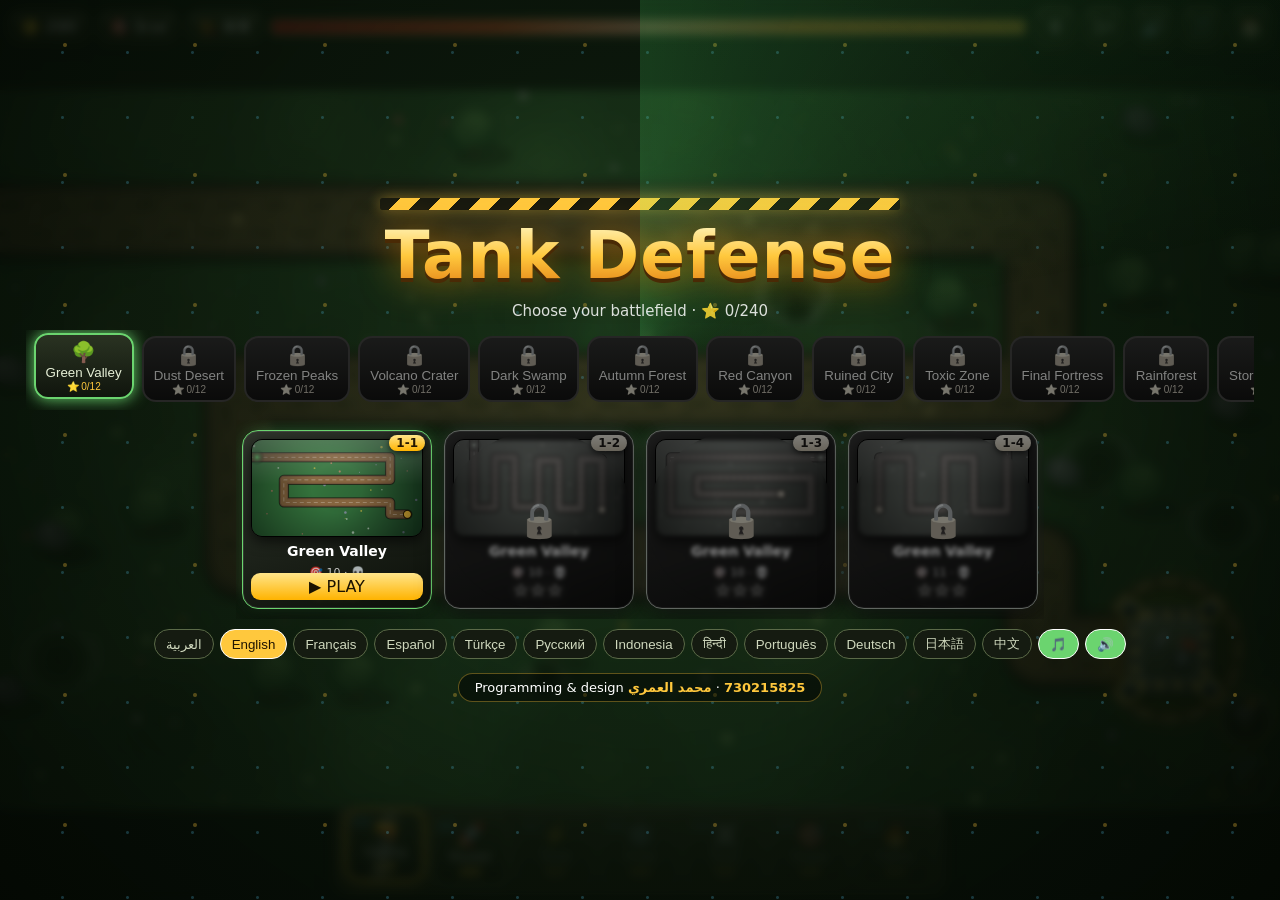
<file: www/index.html>
<!DOCTYPE html>
<html lang="ar" dir="rtl">
<head>
<meta charset="UTF-8">
<meta name="viewport" content="width=device-width,initial-scale=1,maximum-scale=1,user-scalable=no,viewport-fit=cover">
<meta name="theme-color" content="#0a1109">
<meta name="mobile-web-app-capable" content="yes">
<link rel="manifest" href="manifest.webmanifest">
<link rel="stylesheet" href="pro.css">
<link rel="icon" href="icons/icon-192.png">
<title>Tank Defense</title>
<style>
:root{--gold:#ffc83d;--ice:#5fd4ff;--ember:#ff6a2b;--steel:#1b2318;--hz:repeating-linear-gradient(-45deg,#ffc83d 0 14px,#17190f 14px 28px)}
*{margin:0;padding:0;box-sizing:border-box;-webkit-tap-highlight-color:transparent;user-select:none;-webkit-user-select:none;touch-action:manipulation}
html,body{height:100%;overflow:hidden;background:#0a1109;color:#fff;font-family:system-ui,"Segoe UI",Tahoma,sans-serif;overscroll-behavior:none}
canvas{position:fixed;inset:0;width:100%;height:100%;touch-action:none}
.gl{position:relative;background:linear-gradient(180deg,#3a4430 0,#232b1d 12%,#151b11 100%);border:1px solid #5b6a48;border-radius:12px;box-shadow:0 6px 18px rgba(0,0,0,.55),inset 0 1px 0 rgba(255,255,255,.18),inset 0 0 0 2px rgba(0,0,0,.35)}
.gl::before,.gl::after{content:"";position:absolute;top:5px;width:4px;height:4px;border-radius:50%;background:radial-gradient(#d9d9c0,#555);opacity:.8}
.gl::before{left:6px}.gl::after{right:6px}
#hud{position:fixed;top:max(6px,env(safe-area-inset-top));left:max(8px,env(safe-area-inset-left));right:max(8px,env(safe-area-inset-right));display:flex;gap:7px;align-items:center;pointer-events:none;z-index:3}
.st{padding:6px 12px;font-weight:900;font-size:15px;white-space:nowrap;text-shadow:0 1px 3px #000}
.st span{display:inline-block}.pop{animation:pop .35s}@keyframes pop{40%{transform:scale(1.5);color:var(--gold)}}
#hpw{flex:1;height:18px;border-radius:5px;background:#0b0d08;border:2px solid #5b6a48;overflow:hidden;min-width:60px;position:relative}
#hpb{height:100%;width:100%;background:linear-gradient(90deg,#b71c1c,#ff6a2b,#ffc83d);transition:width .35s;position:relative}
#hpb::after{content:"";position:absolute;inset:0;background:linear-gradient(100deg,transparent 30%,rgba(255,255,255,.5) 50%,transparent 70%);animation:shine 2.4s infinite}
@keyframes shine{from{transform:translateX(-120%)}to{transform:translateX(120%)}}
.ib{pointer-events:auto;width:42px;height:42px;font-size:19px;display:grid;place-items:center;color:#fff;border-radius:12px}
.ib:active,.tb:active,.up:active,.go:active,.lc:active{transform:scale(.93)}
#shop{position:fixed;bottom:max(6px,env(safe-area-inset-bottom));left:50%;transform:translateX(-50%);display:flex;gap:7px;padding:7px 9px;max-width:98vw;overflow-x:auto;z-index:3}
.tb{position:relative;overflow:hidden;width:72px;height:68px;border-radius:10px;border:2px solid #4a5a3a;background:linear-gradient(180deg,#2c3724,#10150d);color:#fff;font:800 11px inherit;display:flex;flex-direction:column;align-items:center;justify-content:center;flex:none;transition:transform .15s,box-shadow .2s}
.tb i{font-style:normal;font-size:23px;filter:drop-shadow(0 2px 2px #000)}.tb b{color:var(--gold);font-size:13px}
.tb.on{border-color:var(--gold);box-shadow:0 0 18px rgba(255,200,61,.7);transform:translateY(-5px);animation:bob 1.6s infinite}
@keyframes bob{50%{transform:translateY(-8px)}}
.tb.on::after{content:"";position:absolute;inset:0;background:linear-gradient(100deg,transparent 35%,rgba(255,255,255,.28) 50%,transparent 65%);animation:shine 2s infinite}
.tb.off{opacity:.4}
.tb em{position:absolute;top:3px;left:5px;font:800 10px inherit;font-style:normal;color:var(--ice)}
#panel{position:fixed;bottom:calc(90px + env(safe-area-inset-bottom));left:50%;transform:translateX(-50%);display:none;gap:8px;padding:8px;z-index:5;animation:rise .25s}
@keyframes rise{from{opacity:0;transform:translate(-50%,24px) scale(.9)}}
.up{width:92px;padding:8px 4px;border-radius:10px;border:2px solid #4a5a3a;background:linear-gradient(180deg,#2c3724,#10150d);color:#fff;font:800 12px inherit;text-align:center}
.up b{display:block;color:var(--gold);margin-top:3px}.up.sell{border-color:#b3382c}.up.max{opacity:.45}
#toast{position:fixed;top:19%;left:0;right:0;margin:auto;width:max-content;max-width:94vw;padding:10px 34px;font-size:clamp(18px,4.4vw,28px);font-weight:900;display:none;text-align:center;z-index:4;text-shadow:0 0 14px currentColor;border-radius:4px;clip-path:polygon(14px 0,100% 0,calc(100% - 14px) 100%,0 100%)}
#toast.show{display:block;animation:ban 1.9s both}@keyframes ban{0%{transform:translateX(90vw) skewX(-14deg);opacity:0}12%{transform:none;opacity:1}86%{transform:none;opacity:1}100%{transform:translateX(-90vw) skewX(14deg);opacity:0}}
#toast.boss{color:var(--ember);animation-name:ban,sh;animation-duration:2.6s,.25s;animation-iteration-count:1,10}@keyframes sh{25%{margin-left:-6px}75%{margin-left:6px}}
.ov{position:fixed;inset:0;display:flex;flex-direction:column;align-items:center;justify-content:center;gap:10px;background:radial-gradient(circle at 50% 35%,rgba(18,34,16,.7),rgba(4,8,3,.94));backdrop-filter:blur(5px);text-align:center;z-index:9;overflow:hidden;padding:12px}
.ov.hide{display:none}
.radar{position:absolute;width:150vmax;height:150vmax;left:50%;top:40%;margin:-75vmax;background:conic-gradient(from 0deg,rgba(90,255,120,.16),transparent 22%);border-radius:50%;animation:spin 7s linear infinite;pointer-events:none}@keyframes spin{to{transform:rotate(360deg)}}
.hz{width:min(520px,86vw);height:12px;background:var(--hz);background-size:40px 40px;animation:hzm 1.2s linear infinite;border-radius:3px;box-shadow:0 0 14px rgba(255,200,61,.4)}@keyframes hzm{to{background-position:40px 0}}
.ov h1{position:relative;font-size:clamp(34px,8vw,66px);font-weight:900;line-height:1.1;background:linear-gradient(180deg,#fff7c4,#ffc83d 50%,#e07a12);-webkit-background-clip:text;background-clip:text;color:transparent;filter:drop-shadow(0 4px 0 #4a2a05) drop-shadow(0 0 18px rgba(255,150,0,.5));animation:tin .8s cubic-bezier(.2,1.4,.4,1) both}
@keyframes tin{from{transform:scale(2.4) rotate(-6deg);opacity:0}}
.sub{opacity:.85;font-size:15px;position:relative;animation:fi .8s .3s both}@keyframes fi{from{opacity:0;transform:translateY(10px)}}
#lvls{display:flex;gap:12px;position:relative;max-width:100%;overflow-x:auto;padding:10px 6px}
.lc{flex:none;width:clamp(120px,21vw,170px);border-radius:12px;padding:7px;cursor:pointer;animation:cin .6s both;transition:transform .2s}
.lc:nth-child(2){animation-delay:.12s}.lc:nth-child(3){animation-delay:.24s}.lc:nth-child(4){animation-delay:.36s}
@keyframes cin{from{opacity:0;transform:translateY(40px) rotate(4deg)}}
.lc canvas{position:static;width:100%;height:auto;border-radius:7px;display:block;border:1px solid #000}
.lc h3{font-size:14px;margin:6px 0 2px;font-weight:900}.lc small{opacity:.75;font-size:11px}
.lc .s{letter-spacing:2px;font-size:15px;filter:drop-shadow(0 0 5px #ffc83d)}.lc.lk{filter:grayscale(.9) brightness(.55)}.lc.lk::after{content:"🔒";position:absolute;inset:0;display:grid;place-items:center;font-size:34px;background:none;border:0;left:0;right:0;width:auto;height:auto;opacity:1}
.lc:not(.lk):hover{transform:translateY(-6px)}
#langs{display:flex;gap:6px;flex-wrap:wrap;justify-content:center;position:relative}
.lg{padding:5px 11px;border-radius:20px;border:1px solid #5b6a48;background:#151b11;color:#cfd8bd;font:700 12px inherit}.lg.on{background:var(--gold);color:#201400;border-color:#fff}
.credit{position:relative;font-size:13px;margin-top:4px;padding:6px 16px;border-radius:20px;background:rgba(0,0,0,.45);border:1px solid rgba(255,200,61,.35);animation:glw 2.5s infinite}
.credit b{color:var(--gold)}@keyframes glw{50%{box-shadow:0 0 18px rgba(255,200,61,.55)}}
.drv{position:absolute;bottom:2px;left:-120px;width:110px;animation:drv 14s linear infinite;pointer-events:none;opacity:.9}@keyframes drv{to{left:calc(100% + 120px)}}
.go{position:relative;overflow:hidden;padding:12px 34px;border:0;border-radius:12px;font:900 18px inherit;color:#1b1200;background:linear-gradient(180deg,#ffe58a,#ffb300);box-shadow:0 0 24px rgba(255,170,0,.5),inset 0 -4px 0 rgba(0,0,0,.22)}
.go::after{content:"";position:absolute;inset:0;background:linear-gradient(100deg,transparent 35%,rgba(255,255,255,.6) 50%,transparent 65%);animation:shine 2.2s infinite}
.go.alt{background:linear-gradient(180deg,#566246,#2e3826);color:#fff;box-shadow:none}
#stars{font-size:46px;display:flex;gap:6px;position:relative}#stars span{animation:st .6s both;filter:drop-shadow(0 0 10px #ffc83d)}#stars span:nth-child(2){animation-delay:.25s}#stars span:nth-child(3){animation-delay:.5s}#stars span.z{filter:grayscale(1) brightness(.4)}
@keyframes st{from{transform:scale(3) rotate(-40deg);opacity:0}}
.row{display:flex;gap:10px;position:relative;flex-wrap:wrap;justify-content:center}
@media(max-height:430px){.ov{gap:5px}.ov h1{font-size:34px}.sub,.credit{font-size:11px}.lc{width:112px;padding:5px}.lc h3{font-size:12px;margin:3px 0 0}.go{padding:8px 24px;font-size:15px}.lg{padding:3px 9px}#stars{font-size:30px}}
#abil{position:fixed;right:max(8px,env(safe-area-inset-right));bottom:calc(96px + env(safe-area-inset-bottom));display:flex;flex-direction:column;gap:8px;z-index:3}
.ab{width:52px;height:52px;border-radius:50%;display:flex;flex-direction:column;align-items:center;justify-content:center;color:#fff;font:800 10px inherit;line-height:1;border-width:2px}
.ab i{font-style:normal;font-size:22px}.ab small{color:var(--gold);margin-top:2px}.ab:active{transform:scale(.92)}.ab.off{opacity:.45}
#pz{position:fixed;inset:0;display:grid;place-items:center;font-size:84px;z-index:6;background:rgba(0,0,0,.35);pointer-events:none;text-shadow:0 0 30px #000}#pz.hide{display:none}
#worlds{display:flex;gap:8px;overflow-x:auto;max-width:96vw;padding:6px 8px 8px;position:relative;scrollbar-width:none}#worlds::-webkit-scrollbar{display:none}
.wc{flex:none;min-width:86px;padding:5px 10px;border-radius:12px;border:2px solid #3d4a30;background:linear-gradient(180deg,#2a3322,#10150d);color:#e6efd6;font:800 11px inherit;display:flex;flex-direction:column;align-items:center;gap:1px;transition:transform .15s,box-shadow .2s}
.wc i{font-style:normal;font-size:20px}.wc small{color:var(--gold);font-size:10px}.wc.on{border-color:var(--cc,var(--gold));box-shadow:0 0 16px var(--cc,var(--gold));transform:translateY(-3px)}.wc.lk{filter:grayscale(.9) brightness(.55)}.wc:active{transform:scale(.94)}
.lc{border-color:var(--cc,#5b6a48)!important}.lc .ln{position:absolute;top:4px;right:6px;z-index:2;font-size:12px;background:rgba(0,0,0,.65);padding:1px 7px;border-radius:8px;color:var(--cc,#fff)}
.lg.tg{opacity:.55}.lg.tg.on{opacity:1;background:var(--cc,var(--gold));color:#111}
.ov#menu{justify-content:center;justify-content:safe center;overflow-y:auto}
@media(max-height:430px){.wc{min-width:76px;padding:3px 8px}.wc i{font-size:16px}.ab{width:44px;height:44px}.ab i{font-size:18px}#abil{bottom:calc(84px + env(safe-area-inset-bottom))}}
</style>
</head>
<body>
<canvas id="c"></canvas>
<div id="hud">
 <div class="gl st">🪙 <span id="g">0</span></div>
 <div class="gl st">🎯 <span id="w">1</span><small id="wm"></small></div>
 <div class="gl st">🏗️ <span id="tc">0/8</span></div>
 <div id="hpw"><div id="hpb"></div></div>
 <button class="gl ib" id="bp">⏸</button><button class="gl ib" id="bs">1×</button><button class="gl ib" id="bm">🔊</button><button class="gl ib" id="bmu">🎵</button><button class="gl ib" id="bh">🏠</button>
</div>
<div id="abil"><button class="gl ab" id="ba"><i>💣</i><small id="bat">✓</small></button><button class="gl ab" id="br"><i>🛠️</i><small>250</small></button></div>
<div id="pz" class="hide">⏸</div>
<div id="toast" class="gl"></div>
<div id="panel" class="gl"></div>
<div id="shop" class="gl"></div>
<div class="ov" id="menu">
 <div class="radar"></div><div class="hz"></div>
 <h1 id="ttl"></h1><p class="sub" id="sub"></p>
 <div id="worlds"></div><div id="lvls"></div><div id="langs"></div>
 <div class="credit"><span id="cr"></span> <b>محمد العمري</b> · <b dir="ltr">730215825</b></div>
 <svg class="drv" viewBox="0 0 110 50"><ellipse cx="55" cy="46" rx="48" ry="4" fill="#0006"/><rect x="6" y="30" width="98" height="14" rx="7" fill="#1a1a1a"/><rect x="12" y="20" width="86" height="18" rx="5" fill="#59703f"/><rect x="34" y="8" width="38" height="16" rx="5" fill="#6e8a4e"/><rect x="68" y="13" width="40" height="5" rx="2" fill="#33382c"/><circle cx="52" cy="16" r="4" fill="#2b341f"/></svg>
</div>
<div class="ov hide" id="end"><div class="radar"></div><div class="hz"></div><h1 id="eT"></h1><div id="stars"></div><p class="sub" id="eP"></p>
 <div class="row"><button class="go" id="eN"></button><button class="go alt" id="eR"></button><button class="go alt" id="eM"></button></div>
 <div class="credit"><span id="cr2"></span> <b>محمد العمري</b> · <b dir="ltr">730215825</b></div></div>
<script src="game.js"></script>
<script src="pro.js"></script>
<script src="pro2.js"></script>
</body>
</html>
</file>
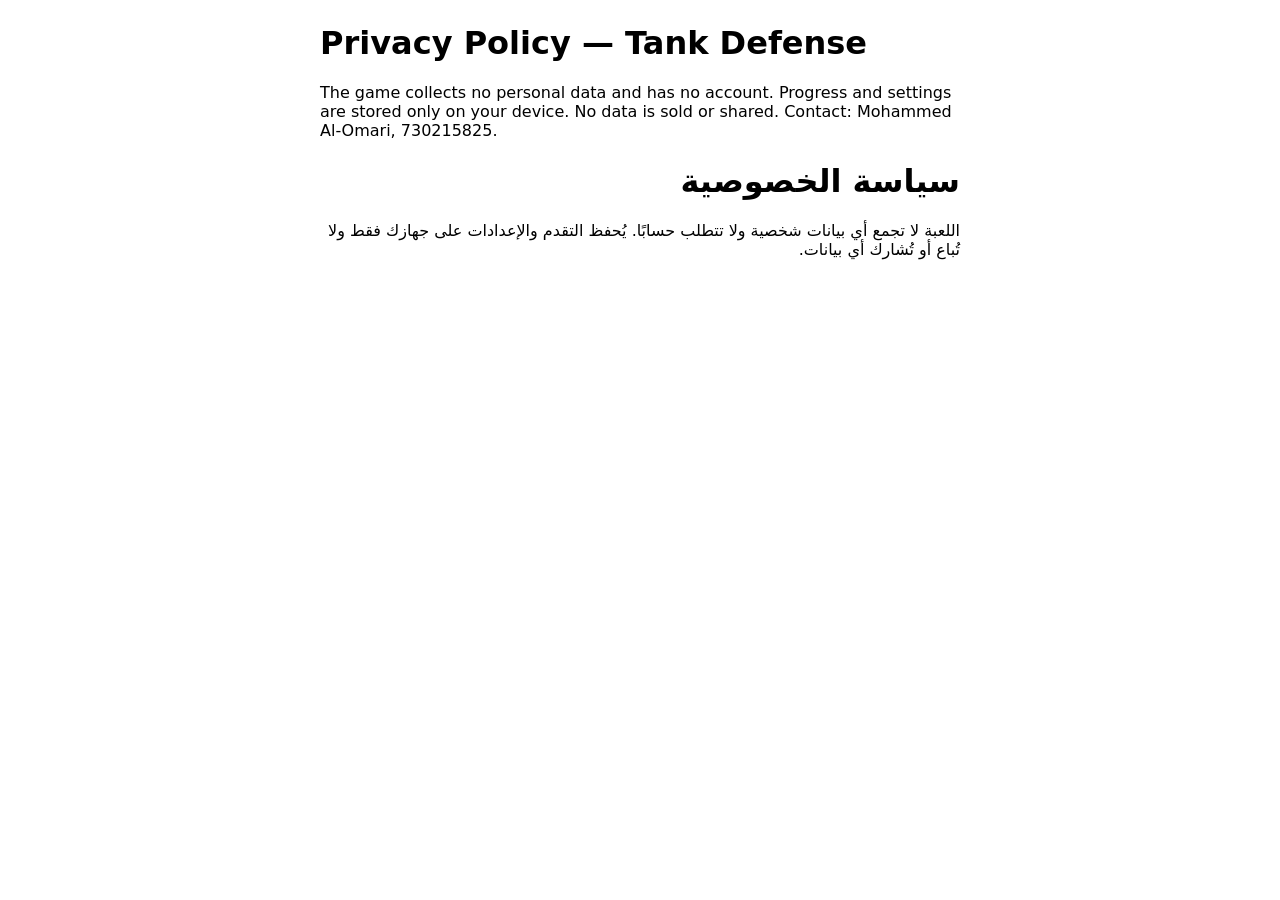
<file: www/privacy.html>
<!DOCTYPE html><meta charset="utf-8"><title>Privacy Policy</title><body style="font-family:system-ui;max-width:640px;margin:24px auto;padding:0 16px"><h1>Privacy Policy — Tank Defense</h1><p>The game collects no personal data and has no account. Progress and settings are stored only on your device. No data is sold or shared. Contact: Mohammed Al-Omari, 730215825.</p><h1 dir="rtl">سياسة الخصوصية</h1><p dir="rtl">اللعبة لا تجمع أي بيانات شخصية ولا تتطلب حسابًا. يُحفظ التقدم والإعدادات على جهازك فقط ولا تُباع أو تُشارك أي بيانات.</p>
</file>
<file: www/pro.css>
/* ===== v6 PRO UI ===== */
#splash{position:fixed;inset:0;z-index:99;display:flex;flex-direction:column;align-items:center;justify-content:center;gap:14px;background:radial-gradient(circle at 50% 40%,#1c3a1c,#050a04 70%);transition:opacity .8s,transform .8s}
#splash.out{opacity:0;transform:scale(1.15);pointer-events:none}
#splash h1{font-size:clamp(36px,9vw,72px);font-weight:900;background:linear-gradient(180deg,#fff7c4,#ffc83d 55%,#e07a12);-webkit-background-clip:text;background-clip:text;color:transparent;filter:drop-shadow(0 0 22px rgba(255,160,0,.6));animation:tin .9s cubic-bezier(.2,1.4,.4,1) both}
.spe{font-size:72px;animation:spb 1.2s ease-in-out infinite;filter:drop-shadow(0 0 20px #ffc83d)}@keyframes spb{50%{transform:translateY(-10px) scale(1.08)}}
.spb{width:min(260px,60vw);height:8px;border-radius:6px;background:#0008;overflow:hidden;border:1px solid #5b6a48}.spb i{display:block;height:100%;width:0;background:linear-gradient(90deg,#ff6a2b,#ffc83d);animation:ld 1.4s ease-out forwards}@keyframes ld{to{width:100%}}
#splash small{opacity:.7;letter-spacing:1px}
#menu::before{content:"";position:absolute;inset:-60% 0 0;background:radial-gradient(circle,rgba(255,200,61,.55) 0 1.5px,transparent 2.5px) 0 0/130px 130px,radial-gradient(circle,rgba(95,212,255,.4) 0 1px,transparent 2px) 30px 40px/65px 65px;animation:fl 16s linear infinite;pointer-events:none;opacity:.55}
@keyframes fl{to{transform:translateY(130px)}}
.ov h1{letter-spacing:1px}
.lc{width:clamp(130px,23vw,190px)!important;padding:8px!important;border-radius:16px!important;overflow:hidden;background:linear-gradient(160deg,rgba(255,255,255,.12),rgba(0,0,0,.4)),#131a0f!important;box-shadow:0 10px 26px rgba(0,0,0,.65),inset 0 0 0 1px rgba(255,255,255,.1),0 0 20px -8px var(--cc)!important;transition:transform .3s cubic-bezier(.2,1.3,.4,1),box-shadow .3s!important}
.lc::before,.lc:not(.lk)::after{display:none!important}
.lc:not(.lk):hover{transform:translateY(-8px) scale(1.05)!important;box-shadow:0 16px 34px rgba(0,0,0,.7),0 0 26px var(--cc)!important}
.lc.cur{animation:cur 1.8s ease-in-out infinite}@keyframes cur{50%{transform:translateY(-8px);box-shadow:0 16px 34px rgba(0,0,0,.7),0 0 30px var(--cc)}}
.lc canvas{border-radius:11px!important;box-shadow:0 4px 14px #000a}
.lc .ln{background:linear-gradient(180deg,#ffe58a,#ffb300)!important;color:#241600!important;font-weight:900;border-radius:10px!important;box-shadow:0 2px 6px #000a}
.lc.gold{box-shadow:0 10px 26px rgba(0,0,0,.65),0 0 24px rgba(255,200,61,.55)!important}
.lc .s{font-size:17px!important}
.lc .new{position:absolute;left:8px;right:8px;bottom:8px;font:900 12px inherit;font-style:normal;text-align:center;padding:4px;border-radius:9px;color:#1b1200;background:linear-gradient(180deg,#ffe58a,#ffb300);animation:glw 1.6s infinite}
.lc.lk::after{backdrop-filter:blur(2px);animation:pop 2s infinite}
.wc{border-radius:14px!important}.wc.on{animation:bob 2s infinite}
.gl{backdrop-filter:blur(3px)}
.tb{width:78px!important;height:72px!important;border-radius:14px!important}
.go{border-radius:16px!important;padding:13px 38px!important;box-shadow:0 8px 0 #8a5a00,0 0 26px rgba(255,170,0,.55)!important;transition:transform .12s}
.go:active{transform:translateY(5px)!important;box-shadow:0 3px 0 #8a5a00!important}
.go.alt{box-shadow:0 8px 0 #1a2014!important}
.ab{box-shadow:0 0 16px rgba(255,200,61,.35),0 6px 14px #0008!important}
</file>
